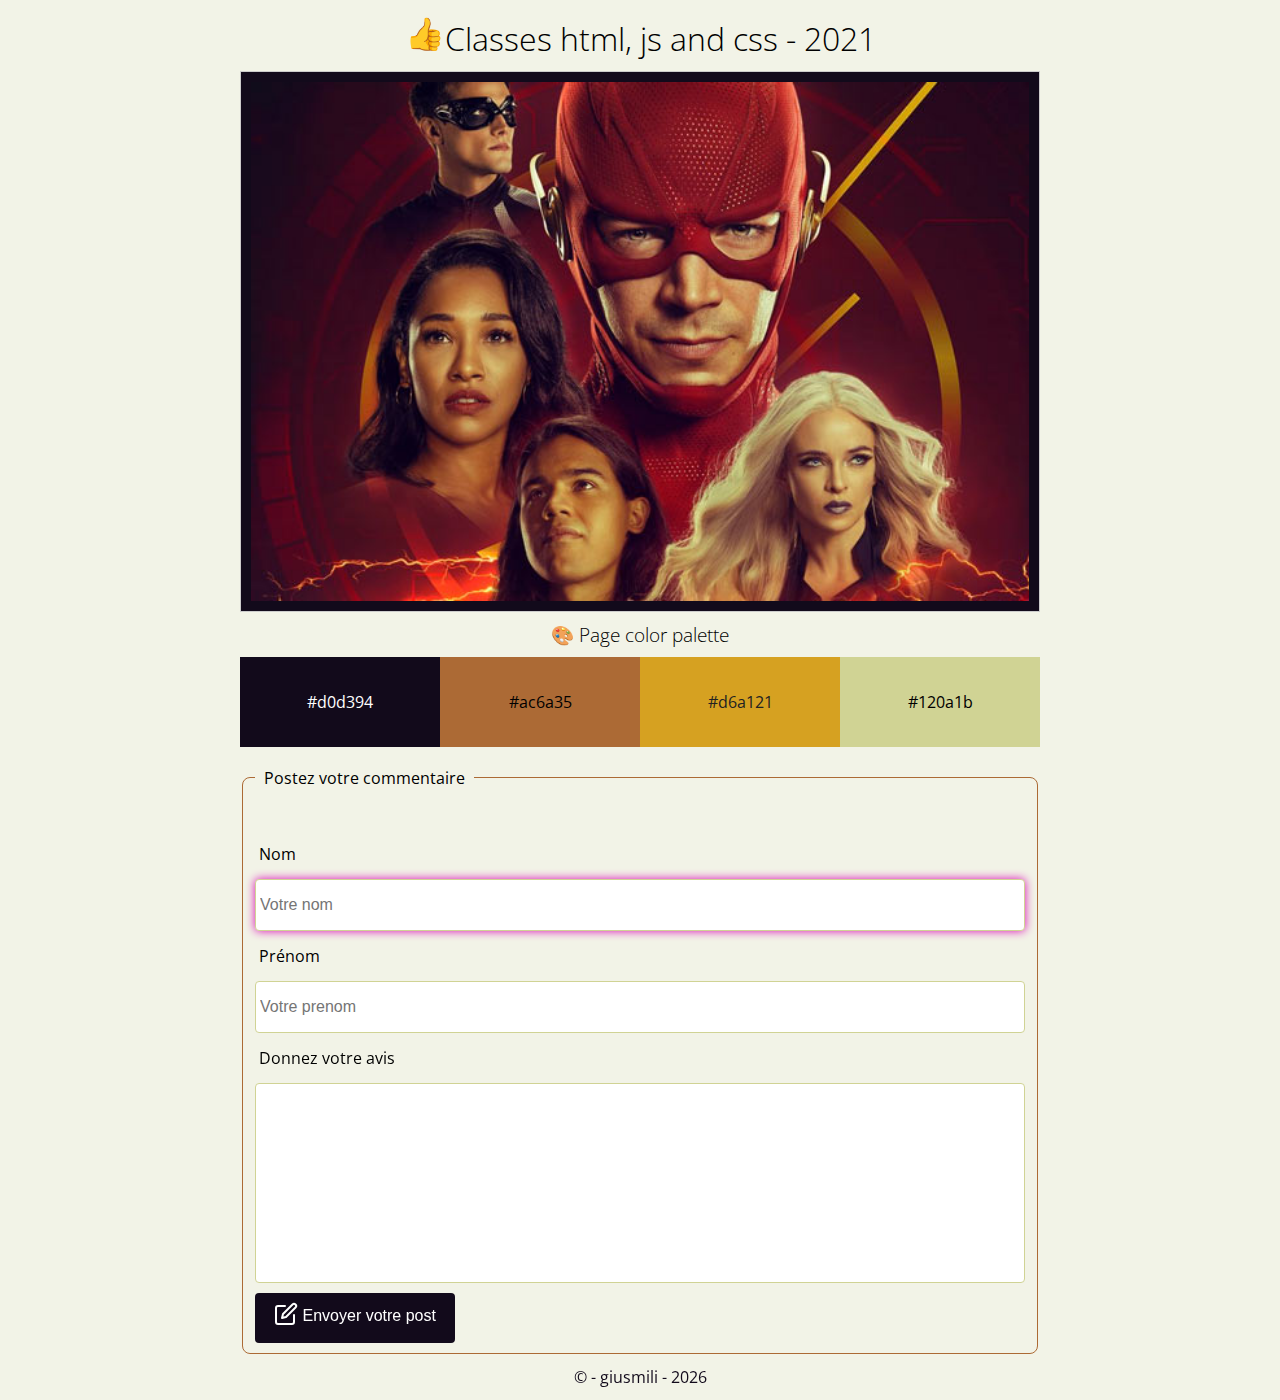
<file: index.html>
<!DOCTYPE html>
<html lang="fr">
<head>
    <meta charset="UTF-8">
    <meta http-equiv="X-UA-Compatible" content="IE=edge">
    <meta name="viewport" content="width=device-width, initial-scale=1.0">
    <meta name="description" content="Mon portfolio...160 caractères">
    <title>Training - html, js and css</title>
    <link rel="apple-touch-icon" sizes="180x180" href="favicon/apple-touch-icon.png">
    <link rel="icon" type="image/png" sizes="32x32" href="favicon/favicon-32x32.png">
    <link rel="icon" type="image/png" sizes="16x16" href="favicon/favicon-16x16.png">
    <link rel="manifest" href="favicon/site.webmanifest">
    <link rel="stylesheet" href="./css/theme.css">
    <link rel="stylesheet" href="./css/style.css" type="text/css">
</head>
<body>
    <header>
        <h1>Training - html, js and css</h1>
    </header>
    <main>
        <figure>
            <img src="./asset/flash.jpg" alt="flash">
            <figcaption>
                <h2>Legende dc</h2>
                <p>
                    Lorem ipsum dolor sit amet, consectetur adipisicing elit. Alias, incidunt?
                    Lorem ipsum dolor sit amet consectetur adipisicing elit. Tempore excepturi laudantium voluptatibus.
                </p>
            </figcaption>
        </figure>
    </main>
    <aside>
        <h3><span aria-hidden="true">&#127912;</span>&nbsp;</h3>
        <ul>
            <li>#120a1b</li>
            <li>#d0d394</li>
            <li>#ac6a35</li>
            <li>#d6a121</li>
        </ul>
        <!--<a href="https://www.google.com/search?query=paris+météo">Sur google</a>-->
        <fieldset>
            
            <legend>Postez votre commentaire</legend>
            <form action="#" method="GET"><!--post-->
                <label for="nom">Nom</label>
                <input type="text" id="nom" name="nom" placeholder="Votre nom" autofocus>
                
                <label for="prenom">Prénom</label>
                <input type="text" id="prenom" name="prenom" placeholder="Votre prenom">
                <label for="commentaire">Donnez votre avis</label>
                <textarea name="commentaire" id="commentaire"></textarea>
                <!--<input type="submit" value="Envoyer">-->
                <button type="submit">
                  Envoyer votre post
                </button>

            </form>
        </fieldset>
    </aside>

    <footer>
        <p>&copy; - giusmili -&nbsp;</p>
    </footer>
    <script src="./js/app.js"></script>
    
</body>
</html>
</file>
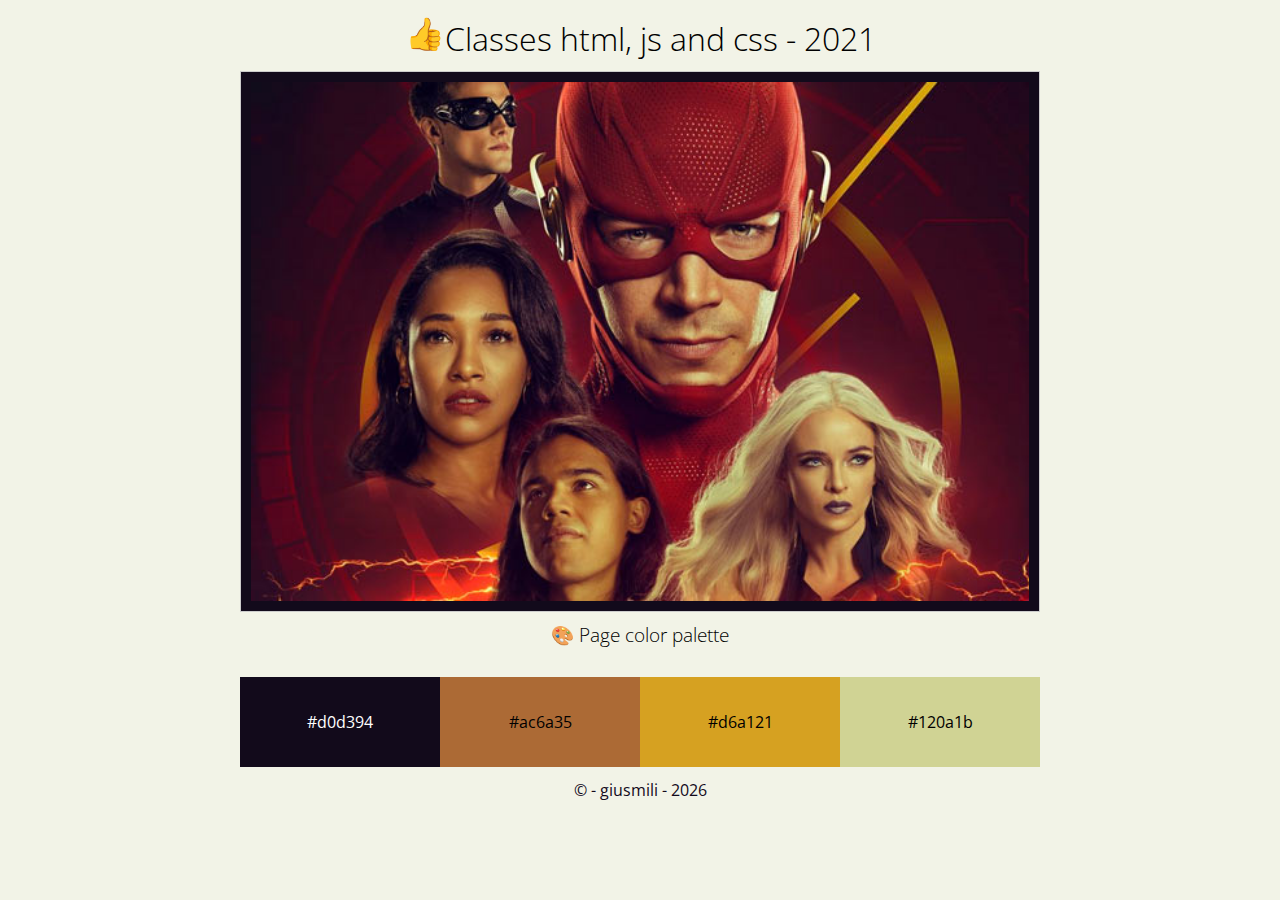
<file: ch00.html>
<!DOCTYPE html>
<html lang="fr">
<head>
    <meta charset="UTF-8">
    <meta http-equiv="X-UA-Compatible" content="IE=edge">
    <meta name="viewport" content="width=device-width, initial-scale=1.0">
    <meta name="description" content="Mon portfolio...160 caractères">
    <title>Training - html, js and css</title>
    <link rel="apple-touch-icon" sizes="180x180" href="favicon/apple-touch-icon.png">
    <link rel="icon" type="image/png" sizes="32x32" href="favicon/favicon-32x32.png">
    <link rel="icon" type="image/png" sizes="16x16" href="favicon/favicon-16x16.png">
    <link rel="manifest" href="favicon/site.webmanifest">
    <link rel="stylesheet" href="./css/theme_css.css" type="text/css">
    <link rel="stylesheet" href="./css/style.min.css" type="text/css">
</head>
<body>
    <header>
        <h1>Training - html, js and css</h1>
    </header>
    <main>
        <figure>
            <img src="./asset/flash.jpg" alt="flash">
            <figcaption>
                <h2>Legende dc</h2>
                <p>
                    Lorem ipsum dolor sit amet, consectetur adipisicing elit. Alias, incidunt?
                    Lorem ipsum dolor sit amet consectetur adipisicing elit. Tempore excepturi laudantium voluptatibus.
                </p>
            </figcaption>
        </figure>
    </main>
    <aside>
        <h3><span aria-hidden="true">&#127912;</span>&nbsp;</h3>
        <ul>
            <li>#120a1b</li>
            <li>#d0d394</li>
            <li>#ac6a35</li>
            <li>#d6a121</li>
        </ul>
    </aside>
    <footer>
        <p>&copy; - giusmili - </p>
    </footer>
    <script src="./js/app.js"></script>
    
</body>
</html>
</file>
<file: css/theme.css>
aside{
    max-width: 80rem;
    margin: 2rem auto 1rem;
}
aside ul{
    display: grid;
    grid-template-columns: repeat(4, 1fr); /* valeurs auto 4 fois */
    
   
}
aside ul li{
    text-align: center;
    line-height: 10vh;
}
aside ul li:first-child{
    background-color: var(--color-secondary);
    order: 1;
}
aside ul li:nth-child(2){
    background-color: var(--color-primary);
    color: #fff;
   

}
aside ul li:nth-child(3){
    background-color: var(--color-other);
    color: #000;
}
aside ul li:last-child{
    background-color: var(--color-last);
    color: #222;
    
}
aside h3{
    line-height: 4.5rem;
    font-weight: 300;
    text-align: center;
}
aside fieldset{
    padding-top: 2rem;
    width: auto;
    border: solid .1rem #ac6a35;
    border-radius: .8rem;
}
aside fieldset legend{
    padding: 2rem 0.9rem;
}
aside input, aside label, aside textarea{
    display: block;
    width: 100%;
    line-height: 4.2rem;
    padding: .4rem;
    
    
}
aside input[type="text"], aside textarea{
    border: solid .1rem #d0d394;
    border-radius: .4rem;
}
aside input[type="text"]:focus, aside textarea:focus{
    outline: 0.1rem solid transparent;
    box-shadow: 0 0 1.0rem  #db0ab8;
}
aside textarea{
    margin-bottom: 1rem;
}
aside button[type="submit"], aside input[type="submit"]{
    display: inline-block;
    background-color: #120a1b;
    color: #fff;
    line-height: 4.5rem;
    padding: 0 .4rem;
    border-radius: .4rem;
    width: 20.0rem;
    cursor: pointer;
}
aside button[type="submit"]::before{
    content: url(../asset/edit.svg);
    vertical-align: -.5rem;
}

/* mobile */
@media screen and (max-width: 70rem){
    main{
        margin: 1%;
    }
    aside ul{
        grid-template-columns: repeat(2, 1fr);
    }
    header h1{
        font-size: 2rem;
    }
    aside{
        margin: 0 1%;
    }
    header h1 span{
        display: none;
    }

}
@media screen and (orientation: landscape){
    aside{
        margin: 0 auto;
    }
    aside ul{
        grid-template-columns: repeat(4, 1fr);
    }
    header h1{
        font-size: xx-large;
    }
    header h1 span{
        display: inline-block;
    }

}
</file>
<file: css/style.css>
@import url('https://fonts.googleapis.com/css2?family=Open+Sans:wght@300;400;600&display=swap');
html{
  font-size: 62.5%;
  background-color: #f2f3e7;
}
body{
  font: 1.6rem 'Open Sans',sans-serif;
  margin: 0;
}
h1,h2,h3,h4,p,ul,figure{
  margin: 0;
  list-style: none;
  padding: 0;
}
*{
  box-sizing: border-box;
}
input,textarea{
  border: 0;
  font-size: inherit;
  outline: transparent;
  transition: all 0.5s ease-in-out;
}
textarea{
  resize: none;
  min-height: 20.0rem;
}
button{
  background: none;
  border: 0;
  font-size: inherit;
}
/* theme */
:root{
    --color-primary: #120a1b;
    --color-secondary: #d0d394;
    --color-other: #ac6a35;
    --color-last: #d6a121;
}
header h1{
  line-height: 6.5rem;
  text-align: center;
  font-weight: 100;
  
}
header h1 span{
  vertical-align:.6rem;
}
main,footer{
  max-width: 80rem;
  margin: 0 auto;
}
main figure img{
  display: block;
  width: 100%;
}
main figure{
  position: relative;
  padding: 1rem;
  background-color: var(--color-primary);
  border: solid .1rem #ccc;
  overflow: hidden;
}
main figure figcaption{
  position: absolute;
  bottom: -5rem;
  left: 0;
  width: 100%;
  z-index: 1;
  background-color: #fafafa;
  transition: all .3s ease-in-out;
  opacity: 0;
  
}
main figcaption h2{
  padding: 3rem 0;
  background-color: var(--color-primary);
  color: #fff;
}
main figcaption p{
  line-height: 2.6rem;
  padding: 2.5rem 0;
}
main figure:hover figcaption{
  bottom: 50%;
  transform: translateY(50%);
  cursor: pointer;
  opacity: 1;
}
main figure figcaption h2, main figure figcaption p{
  text-align: center;
}
footer p{
  text-align: center;
  line-height: 2.6rem;
  padding: 1rem;
  color: var(--color-primary);
}
/* end css */
</file>
<file: css/theme_css.css>
aside h3{
    text-align: center;
    margin-bottom: 2rem;
    font-weight: 300;
    line-height: 4.5rem;
}

aside{
    max-width: 80rem;
    margin: 2rem auto 1rem;
}
aside ul{
    display: grid;
    grid-template-columns: repeat(4, 1fr);
}
aside ul li{
    text-align: center;
    line-height: 10vh;
}
aside ul li:first-child{
    background-color: var(--color-secondary);
    order: 1;
}
aside ul li:nth-of-type(2){
    background-color: var(--color-primary);
    color: #fff;
}
aside ul li:nth-child(3){
    background-color: var(--color-other);

}
aside ul li:last-child{
    background-color: var(--color-last);
}

/* mobile */

@media screen and (max-width: 70rem){ /* media queris */
    main,aside{
        margin: 1%;
    }
    aside ul{
        grid-template-columns: repeat(2, 1fr);
    }
    aside h3{
        margin: 0;
    }
    header h1{
        font-size: 2rem;
    }
    header h1 span{
        display: none;
    }
    footer{
        position: fixed;
        left: 0;
        bottom: 0;
        width: 100%;
    }

}
@media screen and (orientation:landscape){
    aside{
        margin: 0 auto;
    }
    aside ul{
        grid-template-columns: repeat(4, 1fr);
    }
    header h1 span{
        display: inline-block;
    }
    header h1{
        font-size: xx-large;
    }
    footer{
        position: initial;
       
    }
}
</file>
<file: css/style.min.css>
@import url(https://fonts.googleapis.com/css2?family=Open+Sans:wght@300;400;600&display=swap);
html{font-size:62.5%;background-color:#f2f3e7}
body{font:1.6rem 'Open Sans',sans-serif;margin:0}
figure,h1,h2,h3,h4,p,ul{margin:0;list-style:none;padding:0}
:root{--color-primary:#120a1b;--color-secondary:#d0d394;--color-other:#ac6a35;--color-last:#d6a121}
header h1{line-height:6.5rem;text-align:center;font-weight:100}
header h1 span{vertical-align:.6rem}
footer,main{max-width:80rem;margin:0 auto}
main figure img{display:block;width:100%}
main figure{position:relative;padding:1rem;background-color:var(--color-primary);border:solid .1rem #ccc;overflow:hidden}
main figure figcaption{position:absolute;bottom:-5rem;left:0;width:100%;z-index:1;background-color:#fafafa;transition:all .3s ease-in-out;opacity:0}
main figcaption h2{padding:3rem 0;background-color:var(--color-primary);color:#fff}
main figcaption p{line-height:2.6rem;padding:2.5rem 0}
main figure:hover figcaption{bottom:50%;transform:translateY(50%);cursor:pointer;opacity:1}
main figure figcaption h2,main figure figcaption p{text-align:center}
footer p{text-align:center;line-height:2.6rem;padding:1rem;color:var(--color-primary)}
</file>
